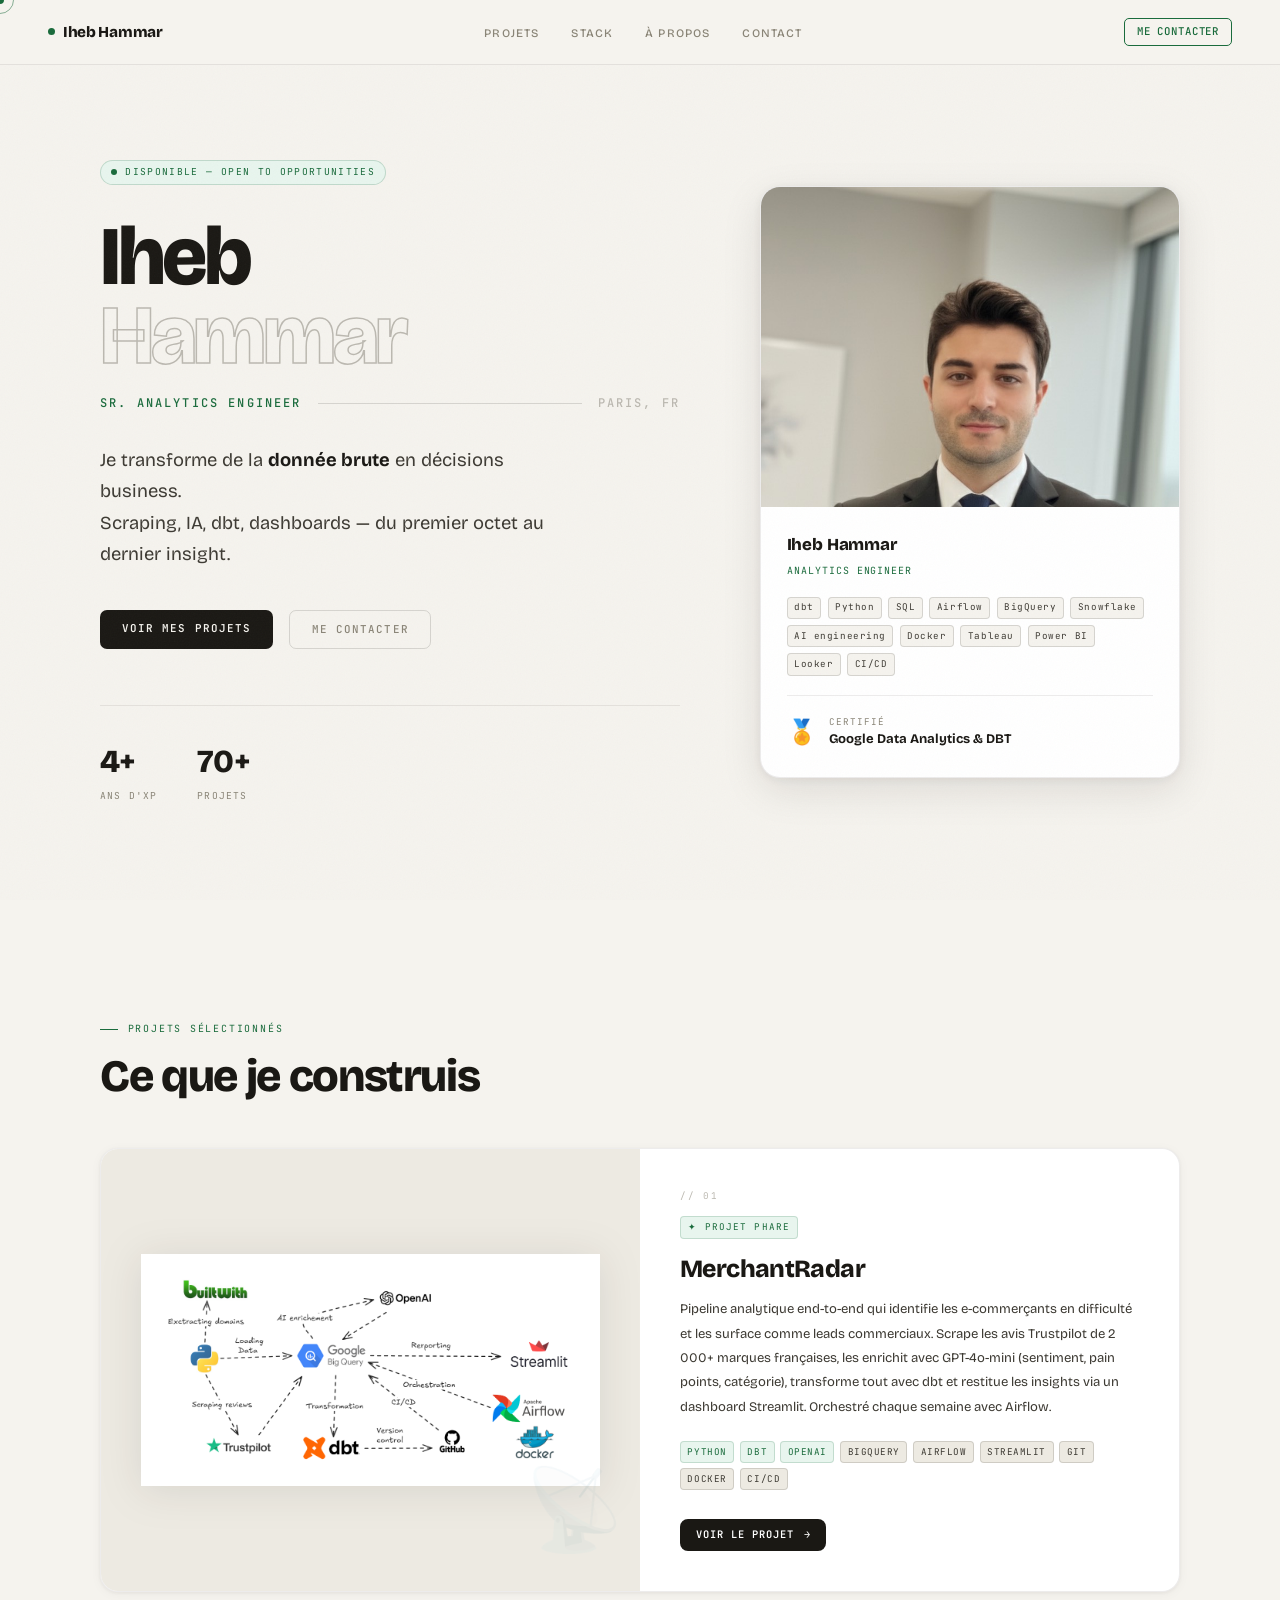
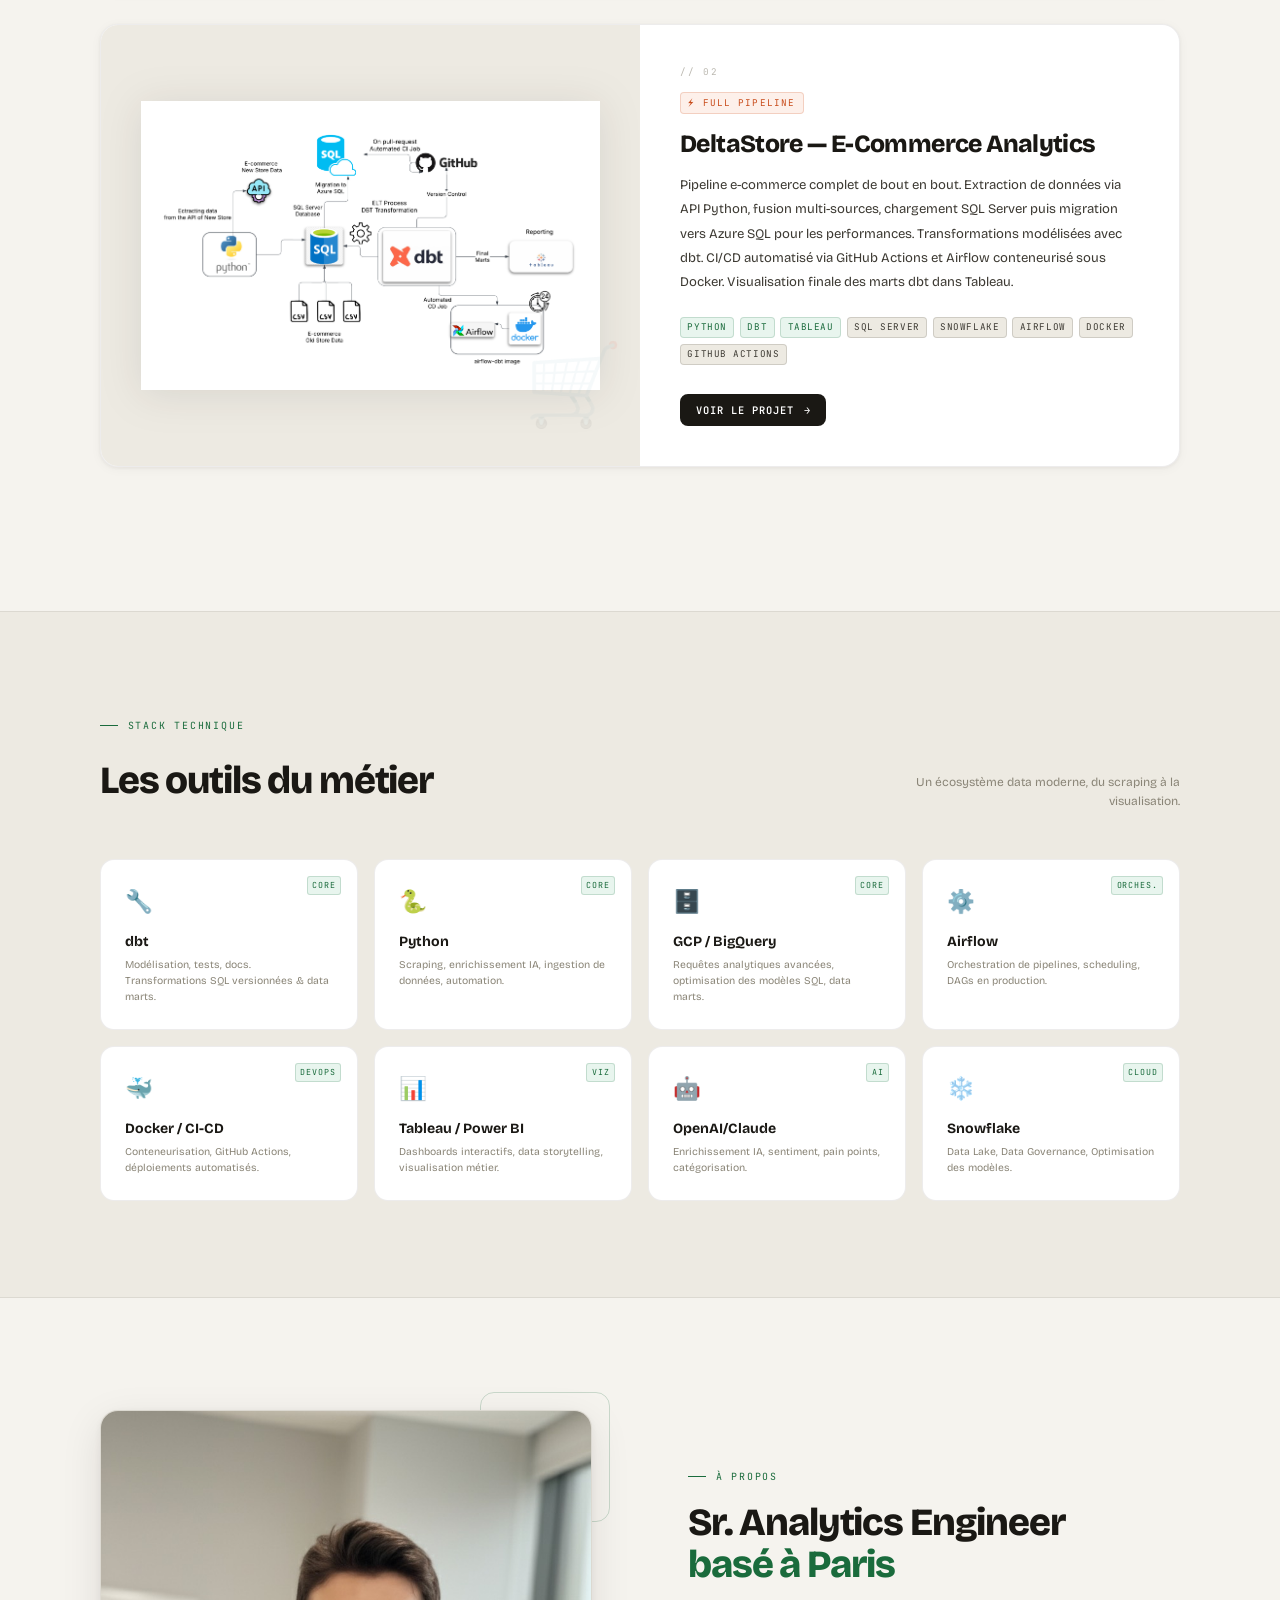
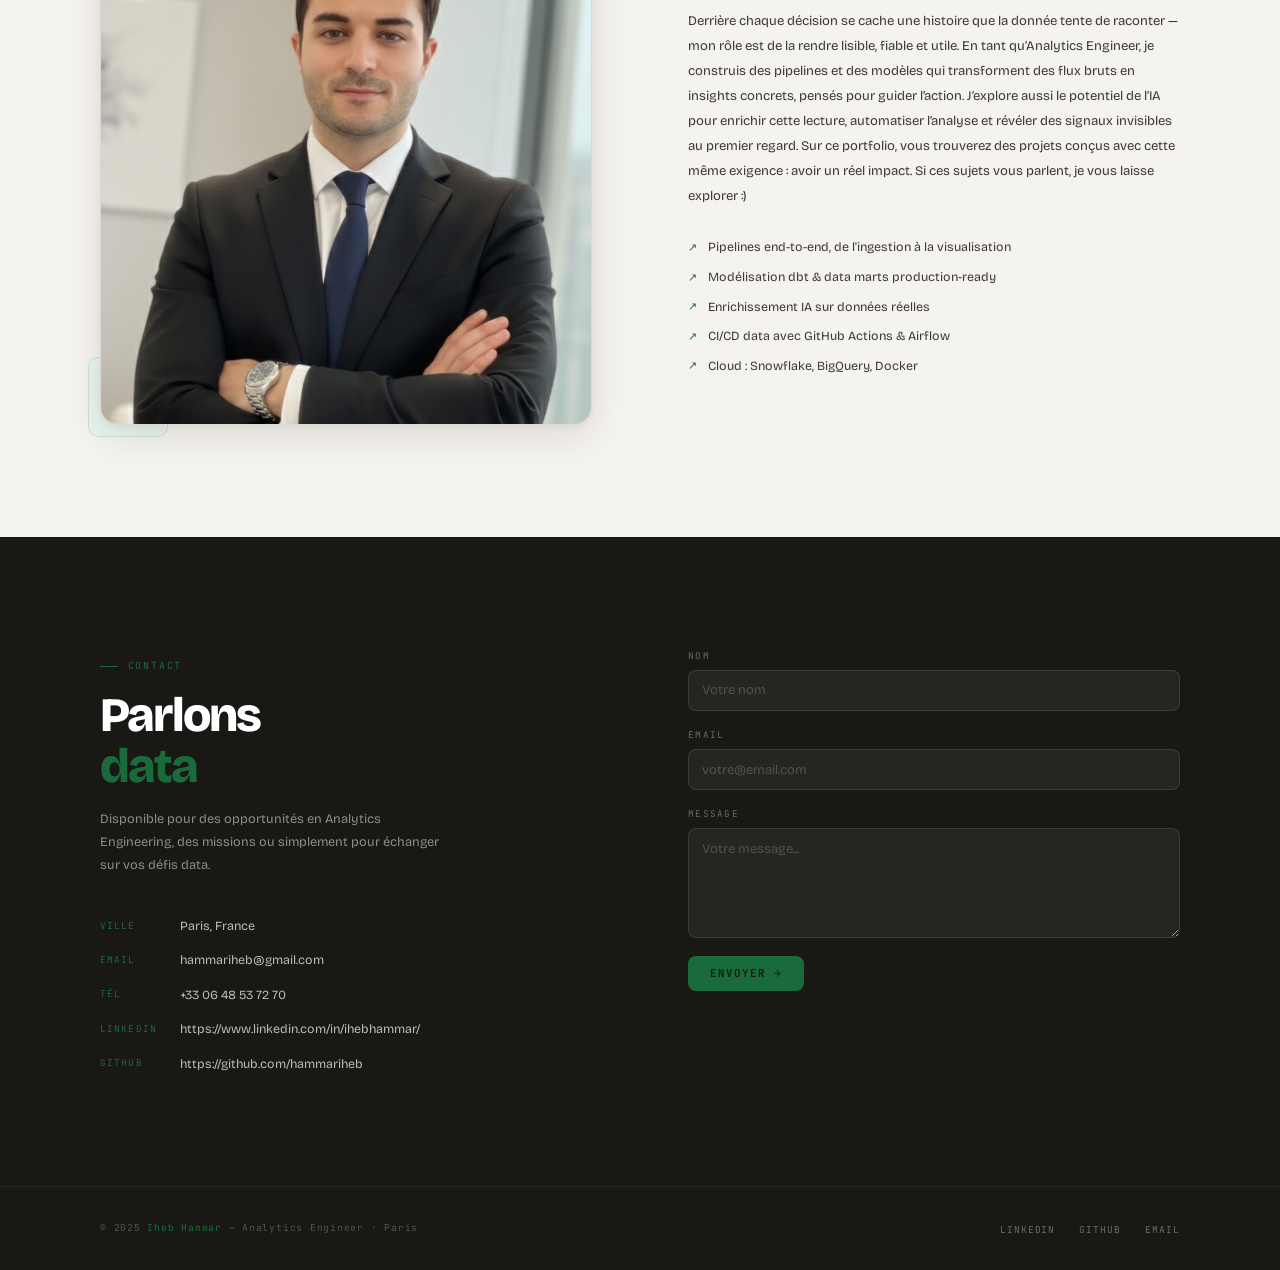
<file: index.html>
<!DOCTYPE html>
<html lang="fr">
<head>
<meta charset="UTF-8"/>
<meta name="viewport" content="width=device-width, initial-scale=1.0"/>
<title>Iheb Hammar — Sr. Analytics Engineer</title>
<link rel="preconnect" href="https://fonts.googleapis.com">
<link href="https://fonts.googleapis.com/css2?family=Bricolage+Grotesque:opsz,wght@12..96,300;12..96,400;12..96,600;12..96,700;12..96,800&family=JetBrains+Mono:wght@300;400;500&display=swap" rel="stylesheet">
<style>
/* ══════════════════════════════════════════════════
   TOKENS
══════════════════════════════════════════════════ */
:root {
  --bg:       #f5f3ee;
  --bg2:      #edeae2;
  --bg3:      #e4e0d5;
  --card:     #ffffff;
  --ink:      #1a1814;
  --ink2:     #3d3a33;
  --muted:    #8a8577;
  --muted2:   #bbb8b0;
  --border:   rgba(26,24,20,0.08);
  --border2:  rgba(26,24,20,0.14);
  --accent:   #1a6b3c;
  --accent-l: #e8f5ee;
  --accent-m: rgba(26,107,60,0.12);
  --accent2:  #c84b1a;
  --accent2-l:#fdf0ea;
  --display:  'Bricolage Grotesque', sans-serif;
  --mono:     'JetBrains Mono', monospace;
  --shadow-sm: 0 1px 4px rgba(26,24,20,0.06), 0 2px 12px rgba(26,24,20,0.04);
  --shadow-md: 0 4px 16px rgba(26,24,20,0.08), 0 1px 4px rgba(26,24,20,0.05);
  --shadow-lg: 0 12px 40px rgba(26,24,20,0.1), 0 2px 8px rgba(26,24,20,0.06);
}

/* ══════════════════════════════════════════════════
   RESET
══════════════════════════════════════════════════ */
*, *::before, *::after { box-sizing: border-box; margin: 0; padding: 0; }
html { scroll-behavior: smooth; font-size: 16px; }
body {
  background: var(--bg);
  color: var(--ink);
  font-family: var(--display);
  line-height: 1.6;
  overflow-x: hidden;
  -webkit-font-smoothing: antialiased;
}
a { color: inherit; text-decoration: none; }
img { display: block; }

/* ══════════════════════════════════════════════════
   CURSOR
══════════════════════════════════════════════════ */
body { cursor: none; }
.cur { width: 8px; height: 8px; background: var(--accent); border-radius: 50%; position: fixed; pointer-events: none; z-index: 9999; transform: translate(-50%,-50%); transition: transform .1s; }
.cur-ring { width: 28px; height: 28px; border: 1.5px solid rgba(26,107,60,0.5); border-radius: 50%; position: fixed; pointer-events: none; z-index: 9998; transform: translate(-50%,-50%); transition: width .25s, height .25s, border-color .25s; }
.cur-ring.big { width: 48px; height: 48px; border-color: var(--accent); }
@media (pointer: coarse) { body { cursor: auto; } .cur, .cur-ring { display: none; } }

/* ══════════════════════════════════════════════════
   TEXTURE
══════════════════════════════════════════════════ */
body::before {
  content: '';
  position: fixed; inset: 0;
  background-image: url("data:image/svg+xml,%3Csvg xmlns='http://www.w3.org/2000/svg' width='300' height='300'%3E%3Cfilter id='n'%3E%3CfeTurbulence type='fractalNoise' baseFrequency='0.75' numOctaves='4' stitchTiles='stitch'/%3E%3C/filter%3E%3Crect width='100%25' height='100%25' filter='url(%23n)' opacity='0.03'/%3E%3C/svg%3E");
  pointer-events: none; z-index: 0; opacity: 1;
}

/* ══════════════════════════════════════════════════
   NAV
══════════════════════════════════════════════════ */
nav {
  position: fixed; top: 0; left: 0; right: 0; z-index: 100;
  display: flex; align-items: center; justify-content: space-between;
  padding: 1.1rem 3rem;
  background: rgba(245,243,238,0.88);
  backdrop-filter: blur(18px) saturate(1.4);
  border-bottom: 1px solid var(--border);
}
.nav-logo {
  font-family: var(--display); font-size: .95rem; font-weight: 800;
  letter-spacing: -.02em; color: var(--ink);
  display: flex; align-items: center; gap: .5rem;
}
.nav-logo-dot { width: 7px; height: 7px; background: var(--accent); border-radius: 50%; }
.nav-links { display: flex; gap: 2rem; list-style: none; }
.nav-links a {
  font-size: .72rem; letter-spacing: .1em; text-transform: uppercase;
  color: var(--muted); font-weight: 500; transition: color .2s;
}
.nav-links a:hover { color: var(--ink); }
.nav-cta {
  font-family: var(--mono); font-size: .67rem; letter-spacing: .08em;
  text-transform: uppercase; font-weight: 500;
  color: var(--accent); border: 1.5px solid var(--accent);
  padding: .45em 1.1em; border-radius: 5px;
  transition: all .2s; cursor: none;
}
.nav-cta:hover { background: var(--accent); color: #fff; }

/* ══════════════════════════════════════════════════
   LAYOUT
══════════════════════════════════════════════════ */
.wrap { max-width: 1160px; margin: 0 auto; padding: 0 2.5rem; position: relative; z-index: 1; }
.eyebrow {
  display: inline-flex; align-items: center; gap: .6rem;
  font-family: var(--mono); font-size: .62rem; letter-spacing: .18em;
  text-transform: uppercase; color: var(--accent); margin-bottom: 1rem;
}
.eyebrow::before { content: ''; width: 18px; height: 1.5px; background: var(--accent); }

/* ══════════════════════════════════════════════════
   HERO
══════════════════════════════════════════════════ */
#hero {
  min-height: 100vh;
  display: grid; grid-template-columns: 1fr 420px;
  align-items: center; gap: 5rem;
  padding: 9rem 2.5rem 5rem;
  max-width: 1160px; margin: 0 auto;
}

.hero-available {
  display: inline-flex; align-items: center; gap: .55rem;
  font-family: var(--mono); font-size: .6rem; letter-spacing: .14em;
  text-transform: uppercase; color: var(--accent);
  background: var(--accent-l); border: 1px solid rgba(26,107,60,0.2);
  padding: .4em 1em; border-radius: 999px; margin-bottom: 2rem;
}
.pulse { width: 6px; height: 6px; background: var(--accent); border-radius: 50%; animation: pulse 2s infinite; }
@keyframes pulse { 0%,100%{box-shadow:0 0 0 0 rgba(26,107,60,.4)} 50%{box-shadow:0 0 0 5px rgba(26,107,60,0)} }

.hero-name {
  font-family: var(--display); font-size: clamp(3.4rem, 6.5vw, 5.5rem);
  font-weight: 800; line-height: .95; letter-spacing: -.04em;
  color: var(--ink); margin-bottom: 1.2rem;
}
.hero-name .ghost {
  color: transparent;
  -webkit-text-stroke: 1.5px var(--muted2);
}

.hero-title-row {
  display: flex; align-items: center; gap: 1rem; margin-bottom: 2rem;
}
.hero-title {
  font-family: var(--mono); font-size: .75rem; letter-spacing: .18em;
  text-transform: uppercase; color: var(--accent); font-weight: 500;
}
.hero-divider { flex: 1; height: 1px; background: var(--border2); }

.hero-tagline {
  font-size: clamp(1rem, 1.8vw, 1.15rem); color: var(--ink2);
  max-width: 480px; line-height: 1.7; margin-bottom: 2.5rem; font-weight: 400;
}
.hero-tagline strong { color: var(--ink); font-weight: 700; }

.hero-ctas { display: flex; gap: 1rem; flex-wrap: wrap; margin-bottom: 3.5rem; }
.btn-fill {
  font-family: var(--mono); font-size: .68rem; letter-spacing: .1em;
  text-transform: uppercase; font-weight: 600;
  background: var(--ink); color: var(--bg); border: none;
  padding: .9em 2em; border-radius: 7px; cursor: none;
  transition: all .2s; display: inline-block;
}
.btn-fill:hover { background: var(--accent); transform: translateY(-2px); box-shadow: 0 6px 20px rgba(26,107,60,.25); }
.btn-line {
  font-family: var(--mono); font-size: .68rem; letter-spacing: .1em;
  text-transform: uppercase; font-weight: 500;
  color: var(--muted); border: 1.5px solid var(--border2);
  padding: .9em 2em; border-radius: 7px; cursor: none;
  transition: all .2s; display: inline-block; background: transparent;
}
.btn-line:hover { color: var(--ink); border-color: var(--ink2); }

.hero-stats {
  display: flex; gap: 2.5rem;
  padding-top: 2.5rem; border-top: 1px solid var(--border);
}
.stat strong {
  display: block; font-family: var(--display); font-size: 2rem;
  font-weight: 800; color: var(--ink); line-height: 1; margin-bottom: .2rem;
}
.stat span { font-family: var(--mono); font-size: .6rem; letter-spacing: .12em; text-transform: uppercase; color: var(--muted); }

/* HERO RIGHT — Profile card */
.hero-card {
  background: var(--card); border: 1px solid var(--border);
  border-radius: 20px; overflow: hidden; box-shadow: var(--shadow-lg);
}
.hero-card-photo {
  height: 320px; background: var(--bg2);
  display: flex; align-items: center; justify-content: center;
  overflow: hidden; position: relative;
}
.hero-card-photo img {
  width: 100%; height: 100%; object-fit: cover;
  object-position: top center;
}
.hero-card-photo-placeholder {
  font-size: 5rem; color: var(--muted2);
}
.hero-card-body { padding: 1.6rem; }
.hero-card-name {
  font-family: var(--display); font-size: 1.05rem; font-weight: 800;
  color: var(--ink); margin-bottom: .25rem; letter-spacing: -.01em;
}
.hero-card-role {
  font-family: var(--mono); font-size: .62rem; letter-spacing: .1em;
  text-transform: uppercase; color: var(--accent); margin-bottom: 1.1rem;
}
.hero-card-chips { display: flex; flex-wrap: wrap; gap: .4rem; }
.chip {
  font-family: var(--mono); font-size: .58rem; letter-spacing: .06em;
  color: var(--ink2); background: var(--bg); border: 1px solid var(--border2);
  padding: .28em .7em; border-radius: 4px;
  transition: all .2s;
}
.chip:hover { background: var(--accent-l); color: var(--accent); border-color: rgba(26,107,60,.2); }
.hero-card-cert {
  margin-top: 1.2rem; padding-top: 1.1rem; border-top: 1px solid var(--border);
  display: flex; align-items: center; gap: .8rem;
}
.cert-icon { font-size: 1.5rem; }
.cert-label { font-family: var(--mono); font-size: .58rem; letter-spacing: .1em; text-transform: uppercase; color: var(--muted); }
.cert-name { font-family: var(--display); font-size: .82rem; font-weight: 700; color: var(--ink); }

/* ══════════════════════════════════════════════════
   PROJECTS
══════════════════════════════════════════════════ */
#projects { padding: 7rem 0; }
.projects-head {
  display: flex; align-items: flex-end; justify-content: space-between;
  margin-bottom: 3rem; flex-wrap: wrap; gap: 1rem;
}
.projects-h2 {
  font-family: var(--display); font-size: clamp(2rem, 4vw, 2.8rem);
  font-weight: 800; letter-spacing: -.03em; color: var(--ink); line-height: 1.05;
}
.projects-sub { font-size: .78rem; color: var(--muted); max-width: 320px; line-height: 1.6; text-align: right; }

/* Project card */
.project-card {
  background: var(--card); border: 1px solid var(--border);
  border-radius: 18px; overflow: hidden;
  box-shadow: var(--shadow-sm);
  transition: box-shadow .3s, transform .3s, border-color .3s;
  display: grid; grid-template-columns: 1fr 1fr;
  margin-bottom: 2rem; position: relative;
  min-height: 420px;
}
.project-card:hover {
  box-shadow: var(--shadow-lg);
  transform: translateY(-4px);
  border-color: var(--border2);
}
.project-card:nth-child(even) { grid-template-columns: 1fr 1fr; direction: rtl; }
.project-card:nth-child(even) > * { direction: ltr; }

/* Image pane */
.proj-img {
  background: var(--bg2);
  display: flex; align-items: center; justify-content: center;
  padding: 2.5rem; position: relative; overflow: hidden;
  min-height: 380px;
}
.proj-img img {
  width: 100%; height: 100%;
  object-fit: contain; object-position: center;
  max-height: 320px;
  transition: transform .4s ease;
  filter: drop-shadow(0 4px 20px rgba(26,24,20,.1));
}
.project-card:hover .proj-img img { transform: scale(1.03); }
.proj-img-emoji {
  font-size: 5rem; position: absolute;
  opacity: .07; bottom: 1rem; right: 1rem;
  user-select: none; pointer-events: none;
}

/* Content pane */
.proj-body {
  padding: 2.5rem; display: flex; flex-direction: column;
  justify-content: space-between;
}
.proj-num {
  font-family: var(--mono); font-size: .58rem; letter-spacing: .18em;
  text-transform: uppercase; color: var(--muted2); margin-bottom: .5rem;
}
.proj-badge {
  display: inline-flex; align-items: center; gap: .4rem;
  font-family: var(--mono); font-size: .58rem; letter-spacing: .12em;
  text-transform: uppercase; color: var(--accent);
  background: var(--accent-l); border: 1px solid rgba(26,107,60,.18);
  padding: .28em .8em; border-radius: 4px; margin-bottom: 1rem;
  width: fit-content;
}
.proj-name {
  font-family: var(--display); font-size: 1.55rem; font-weight: 800;
  letter-spacing: -.025em; color: var(--ink); line-height: 1.15;
  margin-bottom: .9rem;
}
.proj-desc {
  font-size: .82rem; color: var(--ink2); line-height: 1.85;
  margin-bottom: 1.4rem; flex: 1;
}
.proj-tags { display: flex; flex-wrap: wrap; gap: .35rem; margin-bottom: 1.8rem; }
.tag {
  font-family: var(--mono); font-size: .58rem; letter-spacing: .06em;
  text-transform: uppercase; color: var(--ink2);
  background: var(--bg2); border: 1px solid var(--border2);
  padding: .25em .7em; border-radius: 4px;
}
.tag.green { color: var(--accent); background: var(--accent-l); border-color: rgba(26,107,60,.18); }
.proj-link {
  display: inline-flex; align-items: center; gap: .6rem;
  font-family: var(--mono); font-size: .65rem; letter-spacing: .1em;
  text-transform: uppercase; font-weight: 600;
  color: var(--card); background: var(--ink);
  padding: .75em 1.5em; border-radius: 8px; width: fit-content;
  transition: all .2s;
}
.proj-link::after { content: '→'; }
.proj-link:hover { background: var(--accent); box-shadow: 0 4px 16px rgba(26,107,60,.3); transform: translateY(-1px); }

/* ══════════════════════════════════════════════════
   STACK
══════════════════════════════════════════════════ */
#stack { padding: 6rem 0; background: var(--bg2); border-top: 1px solid var(--border); border-bottom: 1px solid var(--border); }
.stack-intro {
  display: flex; align-items: flex-end; justify-content: space-between;
  margin-bottom: 3rem; flex-wrap: wrap; gap: 1rem;
}
.stack-h2 {
  font-family: var(--display); font-size: clamp(1.8rem, 3.5vw, 2.4rem);
  font-weight: 800; letter-spacing: -.03em; color: var(--ink);
}
.stack-note { font-size: .75rem; color: var(--muted); max-width: 280px; text-align: right; line-height: 1.6; }

.stack-grid {
  display: grid; grid-template-columns: repeat(4, 1fr);
  gap: 1rem;
}
.stack-cell {
  background: var(--card); border: 1px solid var(--border);
  border-radius: 14px; padding: 1.5rem;
  transition: box-shadow .2s, transform .2s, border-color .2s;
  cursor: default; position: relative; overflow: hidden;
}
.stack-cell::before {
  content: ''; position: absolute; inset: 0;
  background: linear-gradient(135deg, var(--accent-l) 0%, transparent 60%);
  opacity: 0; transition: opacity .3s;
}
.stack-cell:hover { box-shadow: var(--shadow-md); transform: translateY(-2px); border-color: rgba(26,107,60,.2); }
.stack-cell:hover::before { opacity: 1; }
.stack-icon { font-size: 1.4rem; margin-bottom: .7rem; position: relative; }
.stack-name { font-family: var(--display); font-size: .88rem; font-weight: 700; color: var(--ink); margin-bottom: .2rem; position: relative; }
.stack-desc { font-size: .65rem; color: var(--muted); line-height: 1.55; position: relative; }
.stack-badge {
  position: absolute; top: 1rem; right: 1rem;
  font-family: var(--mono); font-size: .52rem; letter-spacing: .1em;
  text-transform: uppercase; color: var(--accent);
  background: var(--accent-l); border: 1px solid rgba(26,107,60,.18);
  padding: .2em .55em; border-radius: 3px;
}

/* ══════════════════════════════════════════════════
   ABOUT
══════════════════════════════════════════════════ */
#about { padding: 7rem 0; }
.about-grid { display: grid; grid-template-columns: 1fr 1fr; gap: 6rem; align-items: center; }
.about-left { position: relative; }
.about-photo-frame {
  aspect-ratio: 4/5; border-radius: 18px; overflow: hidden;
  background: var(--bg2); box-shadow: var(--shadow-lg);
  border: 1px solid var(--border); position: relative;
}
.about-photo-frame img { width: 100%; height: 100%; object-fit: cover; object-position: top; transition: transform .5s; }
.about-photo-frame:hover img { transform: scale(1.03); }
.about-deco1 {
  position: absolute; top: -18px; right: -18px;
  width: 130px; height: 130px; border-radius: 14px;
  border: 1.5px solid rgba(26,107,60,.2); z-index: -1;
}
.about-deco2 {
  position: absolute; bottom: -12px; left: -12px;
  width: 80px; height: 80px; border-radius: 10px;
  background: var(--accent-l); border: 1.5px solid rgba(26,107,60,.15); z-index: -1;
}
.about-cert {
  position: absolute; bottom: 1.5rem; left: 1.5rem; right: 1.5rem;
  background: rgba(255,255,255,.95); backdrop-filter: blur(10px);
  border: 1px solid var(--border2); border-radius: 12px;
  padding: 1rem 1.2rem;
  display: flex; align-items: center; gap: .9rem;
  box-shadow: var(--shadow-md);
}
.about-cert-icon { font-size: 1.8rem; }
.about-cert-label { font-family: var(--mono); font-size: .56rem; letter-spacing: .1em; text-transform: uppercase; color: var(--muted); }
.about-cert-name { font-family: var(--display); font-size: .85rem; font-weight: 700; color: var(--ink); }

.about-h2 { font-family: var(--display); font-size: clamp(1.8rem, 3vw, 2.4rem); font-weight: 800; letter-spacing: -.03em; color: var(--ink); line-height: 1.1; margin-bottom: 1.5rem; }
.about-h2 em { font-style: normal; color: var(--accent); }
.about-p { font-size: .82rem; color: var(--ink2); line-height: 1.9; margin-bottom: .9rem; }
.about-p strong { color: var(--ink); font-weight: 700; }
.about-ul { list-style: none; margin-top: 1.8rem; display: flex; flex-direction: column; gap: .6rem; }
.about-ul li { display: flex; align-items: flex-start; gap: .7rem; font-size: .78rem; color: var(--ink2); }
.about-ul li::before { content: '↗'; color: var(--accent); font-size: .7rem; flex-shrink: 0; margin-top: .1rem; }

/* ══════════════════════════════════════════════════
   CONTACT
══════════════════════════════════════════════════ */
#contact { padding: 7rem 0; background: var(--ink); }
.contact-inner { display: grid; grid-template-columns: 1fr 1fr; gap: 6rem; align-items: start; }
.contact-eyebrow { color: var(--accent) !important; }
.contact-eyebrow::before { background: var(--accent) !important; }
.contact-h2 { font-family: var(--display); font-size: clamp(2rem, 4vw, 3rem); font-weight: 800; letter-spacing: -.04em; color: #fff; line-height: 1.05; margin-bottom: 1rem; }
.contact-h2 span { color: var(--accent); }
.contact-sub { font-size: .8rem; color: rgba(255,255,255,.5); line-height: 1.8; margin-bottom: 2.5rem; max-width: 340px; }
.contact-rows { display: flex; flex-direction: column; gap: .9rem; }
.ci { display: flex; align-items: center; gap: 1rem; }
.ci-k { font-family: var(--mono); font-size: .58rem; letter-spacing: .12em; text-transform: uppercase; color: var(--accent); min-width: 64px; }
.ci-v { font-size: .78rem; color: rgba(255,255,255,.7); }
.ci-v a { color: rgba(255,255,255,.7); transition: color .2s; }
.ci-v a:hover { color: var(--accent); }

.contact-form { display: flex; flex-direction: column; gap: 1.1rem; }
.fl { display: flex; flex-direction: column; gap: .4rem; }
.fl label { font-family: var(--mono); font-size: .58rem; letter-spacing: .14em; text-transform: uppercase; color: rgba(255,255,255,.35); }
.fi {
  font-family: var(--display); font-size: .82rem; color: #fff;
  background: rgba(255,255,255,.06); border: 1px solid rgba(255,255,255,.1);
  border-radius: 8px; padding: .85em 1em; outline: none; width: 100%;
  transition: border-color .2s, box-shadow .2s;
}
.fi::placeholder { color: rgba(255,255,255,.2); }
.fi:focus { border-color: rgba(26,107,60,.5); box-shadow: 0 0 0 3px rgba(26,107,60,.12); }
textarea.fi { resize: vertical; min-height: 110px; }
.fsub {
  font-family: var(--mono); font-size: .68rem; letter-spacing: .1em;
  text-transform: uppercase; font-weight: 600;
  color: var(--ink); background: var(--accent);
  border: none; padding: .95em 2em; border-radius: 8px;
  cursor: none; transition: all .2s; width: fit-content;
}
.fsub:hover { box-shadow: 0 4px 20px rgba(26,107,60,.4); transform: translateY(-2px); }

/* ══════════════════════════════════════════════════
   FOOTER
══════════════════════════════════════════════════ */
footer { background: var(--ink); border-top: 1px solid rgba(255,255,255,.07); padding: 1.8rem 0; }
.footer-inner { display: flex; align-items: center; justify-content: space-between; flex-wrap: wrap; gap: 1rem; }
.footer-copy { font-family: var(--mono); font-size: .6rem; letter-spacing: .08em; color: rgba(255,255,255,.25); }
.footer-copy span { color: var(--accent); }
.footer-links { display: flex; gap: 1.5rem; list-style: none; }
.footer-links a { font-family: var(--mono); font-size: .6rem; letter-spacing: .1em; text-transform: uppercase; color: rgba(255,255,255,.35); transition: color .2s; }
.footer-links a:hover { color: var(--accent); }

/* ══════════════════════════════════════════════════
   REVEAL ANIMATIONS
══════════════════════════════════════════════════ */
.rv { opacity: 0; transform: translateY(24px); transition: opacity .65s ease, transform .65s ease; }
.rv.in { opacity: 1; transform: none; }
.d1 { transition-delay: .1s; } .d2 { transition-delay: .2s; } .d3 { transition-delay: .3s; } .d4 { transition-delay: .4s; }

/* ══════════════════════════════════════════════════
   RESPONSIVE
══════════════════════════════════════════════════ */
@media (max-width: 960px) {
  nav { padding: 1rem 1.5rem; }
  .nav-links { display: none; }
  #hero { grid-template-columns: 1fr; padding: 8rem 1.5rem 4rem; }
  .hero-card { display: none; }
  .project-card { grid-template-columns: 1fr; direction: ltr !important; min-height: auto; }
  .project-card:nth-child(even) { direction: ltr; }
  .proj-img { min-height: 260px; }
  .stack-grid { grid-template-columns: repeat(2, 1fr); }
  .about-grid, .contact-inner { grid-template-columns: 1fr; gap: 3rem; }
  .wrap { padding: 0 1.5rem; }
}
@media (max-width: 580px) {
  .stack-grid { grid-template-columns: 1fr 1fr; }
  .hero-stats { gap: 1.5rem; }
}
</style>
</head>
<body>

<div class="cur" id="cur"></div>
<div class="cur-ring" id="curRing"></div>

<!-- NAV -->
<nav>
  <div class="nav-logo"><span class="nav-logo-dot"></span>Iheb Hammar</div>
  <ul class="nav-links">
    <li><a href="#projects">Projets</a></li>
    <li><a href="#stack">Stack</a></li>
    <li><a href="#about">À propos</a></li>
    <li><a href="#contact">Contact</a></li>
  </ul>
  <a href="#contact" class="nav-cta">Me contacter</a>
</nav>

<!-- ══════════════════════════════════════════════
     HERO
══════════════════════════════════════════════ -->
<section id="hero">
  <div class="hero-left">
    <div class="hero-available"><span class="pulse"></span>Disponible — Open to opportunities</div>
    <h1 class="hero-name">Iheb<br><span class="ghost">Hammar</span></h1>
    <div class="hero-title-row">
      <span class="hero-title">Sr. Analytics Engineer</span>
      <span class="hero-divider"></span>
      <span class="hero-title" style="color:var(--muted2)">Paris, FR</span>
    </div>
    <p class="hero-tagline">Je transforme de la <strong>donnée brute</strong> en décisions business.<br>Scraping, IA, dbt, dashboards — du premier octet au dernier insight.</p>
    <div class="hero-ctas">
      <a href="#projects" class="btn-fill">Voir mes projets</a>
      <a href="#contact" class="btn-line">Me contacter</a>
    </div>
    <div class="hero-stats">
      <div class="stat"><strong>4+</strong><span>ans d'XP</span></div>
      <div class="stat"><strong>70+</strong><span>projets</span></div>
    </div>
  </div>

  <div class="hero-card rv d1">
    <div class="hero-card-photo">
      <img src="images/Iheb_portrait.png" alt="Iheb Hammar" onerror="this.style.display='none';this.parentElement.innerHTML='<div class=hero-card-photo-placeholder>👤</div>'">
    </div>
    <div class="hero-card-body">
      <div class="hero-card-name">Iheb Hammar</div>
      <div class="hero-card-role">Analytics Engineer</div>
      <div class="hero-card-chips">
        <span class="chip">dbt</span><span class="chip">Python</span><span class="chip">SQL</span>
        <span class="chip">Airflow</span><span class="chip">BigQuery</span><span class="chip">Snowflake</span>
        <span class="chip">AI engineering</span><span class="chip">Docker</span><span class="chip">Tableau</span>
        <span class="chip">Power BI</span><span class="chip">Looker</span><span class="chip">CI/CD</span>
      </div>
      <div class="hero-card-cert">
        <span class="cert-icon">🏅</span>
        <div><div class="cert-label">Certifié</div><div class="cert-name">Google Data Analytics & DBT</div></div>
      </div>
    </div>
  </div>
</section>

<!-- ══════════════════════════════════════════════
     PROJECTS
══════════════════════════════════════════════ -->
<section id="projects">
  <div class="wrap">
    <div class="projects-head rv">
      <div>
        <div class="eyebrow">Projets sélectionnés</div>
        <h2 class="projects-h2">Ce que je construis</h2>
      </div>
    </div>

    <!-- PROJECT 1 — MerchantRadar -->
    <a href="https://github.com/hammariheb/merchant_radar" target="_blank">
      <div class="project-card rv">
        <div class="proj-img">
          <img src="images/Full_pipeline_merchant.png"
               alt="MerchantRadar Pipeline"
               onerror="this.style.display='none';this.parentElement.innerHTML='<div style=font-size:4rem>📡</div>'">
          <span class="proj-img-emoji">📡</span>
        </div>
        <div class="proj-body">
          <div>
            <div class="proj-num">// 01</div>
            <div class="proj-badge">✦ Projet phare</div>
            <div class="proj-name">MerchantRadar</div>
            <p class="proj-desc">
              Pipeline analytique end-to-end qui identifie les e-commerçants en difficulté et les surface comme leads commerciaux. Scrape les avis Trustpilot de 2 000+ marques françaises, les enrichit avec GPT-4o-mini (sentiment, pain points, catégorie), transforme tout avec dbt et restitue les insights via un dashboard Streamlit. Orchestré chaque semaine avec Airflow.
            </p>
            <div class="proj-tags">
              <span class="tag green">Python</span><span class="tag green">dbt</span><span class="tag green">OpenAi</span>
              <span class="tag">BigQuery</span><span class="tag">Airflow</span><span class="tag">Streamlit</span>
              <span class="tag">Git</span><span class="tag">Docker</span><span class="tag">CI/CD</span>
            </div>
          </div>
          <div class="proj-link">Voir le projet</div>
        </div>
      </div>
    </a>

    <!-- PROJECT 2 — DeltaStore -->
    <a href="https://github.com/hammariheb/DeltaStore" target="_blank">
      <div class="project-card rv">
        <div class="proj-img">
          <img src="images/full project pipeline.png"
               alt="DeltaStore Pipeline"
               onerror="this.style.display='none';this.parentElement.innerHTML='<div style=font-size:4rem>🛒</div>'">
          <span class="proj-img-emoji">🛒</span>
        </div>
        <div class="proj-body">
          <div>
            <div class="proj-num">// 02</div>
            <div class="proj-badge" style="color:var(--accent2);background:var(--accent2-l);border-color:rgba(200,75,26,.2)">⚡ Full pipeline</div>
            <div class="proj-name">DeltaStore — E-Commerce Analytics</div>
            <p class="proj-desc">
              Pipeline e-commerce complet de bout en bout. Extraction de données via API Python, fusion multi-sources, chargement SQL Server puis migration vers Azure SQL pour les performances. Transformations modélisées avec dbt. CI/CD automatisé via GitHub Actions et Airflow conteneurisé sous Docker. Visualisation finale des marts dbt dans Tableau.
            </p>
            <div class="proj-tags">
              <span class="tag green">Python</span><span class="tag green">dbt</span><span class="tag green">Tableau</span>
              <span class="tag">SQL Server</span><span class="tag">Snowflake</span><span class="tag">Airflow</span>
              <span class="tag">Docker</span><span class="tag">GitHub Actions</span>
            </div>
          </div>
          <div class="proj-link" style="background:var(--ink)">Voir le projet</div>
        </div>
      </div>
    </a>
  </div>
</section>

<!-- ══════════════════════════════════════════════
     STACK
══════════════════════════════════════════════ -->
<section id="stack">
  <div class="wrap">
    <div class="stack-intro rv">
      <div>
        <div class="eyebrow">Stack technique</div>
        <h2 class="stack-h2">Les outils du métier</h2>
      </div>
      <p class="stack-note">Un écosystème data moderne, du scraping à la visualisation.</p>
    </div>
    <div class="stack-grid">
      <div class="stack-cell rv">
        <div class="stack-icon">🔧</div>
        <div class="stack-name">dbt</div>
        <div class="stack-desc">Modélisation, tests, docs. Transformations SQL versionnées & data marts.</div>
        <span class="stack-badge">Core</span>
      </div>
      <div class="stack-cell rv d1">
        <div class="stack-icon">🐍</div>
        <div class="stack-name">Python</div>
        <div class="stack-desc">Scraping, enrichissement IA, ingestion de données, automation.</div>
        <span class="stack-badge">Core</span>
      </div>
      <div class="stack-cell rv d2">
        <div class="stack-icon">🗄️</div>
        <div class="stack-name">GCP / BigQuery</div>
        <div class="stack-desc">Requêtes analytiques avancées, optimisation des modèles SQL, data marts.</div>
        <span class="stack-badge">Core</span>
      </div>
      <div class="stack-cell rv d3">
        <div class="stack-icon">⚙️</div>
        <div class="stack-name">Airflow</div>
        <div class="stack-desc">Orchestration de pipelines, scheduling, DAGs en production.</div>
        <span class="stack-badge">Orches.</span>
      </div>
      <div class="stack-cell rv">
        <div class="stack-icon">🐳</div>
        <div class="stack-name">Docker / CI-CD</div>
        <div class="stack-desc">Conteneurisation, GitHub Actions, déploiements automatisés.</div>
        <span class="stack-badge">DevOps</span>
      </div>
      <div class="stack-cell rv d1">
        <div class="stack-icon">📊</div>
        <div class="stack-name">Tableau / Power BI</div>
        <div class="stack-desc">Dashboards interactifs, data storytelling, visualisation métier.</div>
        <span class="stack-badge">Viz</span>
      </div>
      <div class="stack-cell rv d2">
        <div class="stack-icon">🤖</div>
        <div class="stack-name">OpenAI/Claude</div>
        <div class="stack-desc">Enrichissement IA, sentiment, pain points, catégorisation.</div>
        <span class="stack-badge">AI</span>
      </div>
      <div class="stack-cell rv d3">
        <div class="stack-icon">❄️</div>
        <div class="stack-name">Snowflake</div>
        <div class="stack-desc">Data Lake, Data Governance, Optimisation des modèles.</div>
        <span class="stack-badge">Cloud</span>
      </div>
    </div>
  </div>
</section>

<!-- ══════════════════════════════════════════════
     ABOUT
══════════════════════════════════════════════ -->
<section id="about">
  <div class="wrap">
    <div class="about-grid">
      <div class="about-left rv">
        <div class="about-photo-frame">
          <img src="images/Iheb_portrait.png" alt="Iheb Hammar" onerror="this.style.display='none'">
        </div>
        <div class="about-deco1"></div>
        <div class="about-deco2"></div>
      </div>
      <div class="rv d2">
        <div class="eyebrow">À propos</div>
        <h2 class="about-h2">Sr. Analytics Engineer<br><em>basé à Paris</em></h2>
        <p class="about-p"> Derrière chaque décision se cache une histoire que la donnée tente de raconter — mon rôle est de la rendre lisible, fiable et utile.
              En tant qu’Analytics Engineer, je construis des pipelines et des modèles qui transforment des flux bruts en insights concrets, pensés pour guider l’action. J’explore aussi le potentiel de l’IA pour enrichir cette lecture, automatiser l’analyse et révéler des signaux invisibles au premier regard.
              Sur ce portfolio, vous trouverez des projets conçus avec cette même exigence : avoir un réel impact. Si ces sujets vous parlent, je vous laisse explorer :)</p>

        <ul class="about-ul">
          <li>Pipelines end-to-end, de l'ingestion à la visualisation</li>
          <li>Modélisation dbt &amp; data marts production-ready</li>
          <li>Enrichissement IA sur données réelles</li>
          <li>CI/CD data avec GitHub Actions &amp; Airflow</li>
          <li>Cloud : Snowflake, BigQuery, Docker</li>
        </ul>
      </div>
    </div>
  </div>
</section>

<!-- ══════════════════════════════════════════════
     CONTACT
══════════════════════════════════════════════ -->
<section id="contact">
  <div class="wrap">
    <div class="contact-inner">
      <div class="rv">
        <div class="eyebrow contact-eyebrow">Contact</div>
        <h2 class="contact-h2">Parlons<br><span>data</span></h2>
        <p class="contact-sub">Disponible pour des opportunités en Analytics Engineering, des missions ou simplement pour échanger sur vos défis data.</p>
        <div class="contact-rows">
          <div class="ci"><span class="ci-k">Ville</span><span class="ci-v">Paris, France</span></div>
          <div class="ci"><span class="ci-k">Email</span><span class="ci-v"><a href="mailto:hammariheb@gmail.com">hammariheb@gmail.com</a></span></div>
          <div class="ci"><span class="ci-k">Tél</span><span class="ci-v">+33 06 48 53 72 70</span></div>
          <div class="ci"><span class="ci-k">LinkedIn</span><span class="ci-v"><a href="https://www.linkedin.com/in/ihebhammar/" target="_blank">https://www.linkedin.com/in/ihebhammar/</a></span></div>
          <div class="ci"><span class="ci-k">GitHub</span><span class="ci-v"><a href="https://github.com/hammariheb" target="_blank">https://github.com/hammariheb</a></span></div>
        </div>
      </div>
      <form class="contact-form rv d2" method="post" action="mailto:hammariheb@gmail.com" enctype="text/plain">
        <div class="fl"><label for="n">Nom</label><input class="fi" type="text" id="n" name="name" placeholder="Votre nom" required></div>
        <div class="fl"><label for="e">Email</label><input class="fi" type="email" id="e" name="email" placeholder="votre@email.com" required></div>
        <div class="fl"><label for="m">Message</label><textarea class="fi" id="m" name="message" placeholder="Votre message..." required></textarea></div>
        <button type="submit" class="fsub">Envoyer →</button>
      </form>
    </div>
  </div>
</section>

<!-- FOOTER -->
<footer>
  <div class="wrap">
    <div class="footer-inner">
      <div class="footer-copy">© 2025 <span>Iheb Hammar</span> — Analytics Engineer · Paris</div>
      <ul class="footer-links">
        <li><a href="https://www.linkedin.com/in/ihebhammar/" target="_blank">LinkedIn</a></li>
        <li><a href="https://github.com/hammariheb" target="_blank">GitHub</a></li>
        <li><a href="mailto:hammariheb@gmail.com">Email</a></li>
      </ul>
    </div>
  </div>
</footer>

<script>
/* Cursor */
const cur = document.getElementById('cur');
const ring = document.getElementById('curRing');
let mx=0,my=0,rx=0,ry=0;
document.addEventListener('mousemove',e=>{
  mx=e.clientX; my=e.clientY;
  cur.style.left=mx+'px'; cur.style.top=my+'px';
});
(function loop(){
  rx+=(mx-rx)*.13; ry+=(my-ry)*.13;
  ring.style.left=rx+'px'; ring.style.top=ry+'px';
  requestAnimationFrame(loop);
})();
document.querySelectorAll('a,button,.stack-cell,.project-card').forEach(el=>{
  el.addEventListener('mouseenter',()=>ring.classList.add('big'));
  el.addEventListener('mouseleave',()=>ring.classList.remove('big'));
});

/* Scroll reveal */
const obs = new IntersectionObserver(es=>{
  es.forEach(e=>{ if(e.isIntersecting) e.target.classList.add('in'); });
},{threshold:.08,rootMargin:'0px 0px -40px 0px'});
document.querySelectorAll('.rv').forEach(el=>obs.observe(el));

/* Smooth scroll */
document.querySelectorAll('a[href^="#"]').forEach(a=>{
  a.addEventListener('click',e=>{
    const t=document.querySelector(a.getAttribute('href'));
    if(t){e.preventDefault();t.scrollIntoView({behavior:'smooth',block:'start'});}
  });
});
</script>
</body>
</html>
</file>
